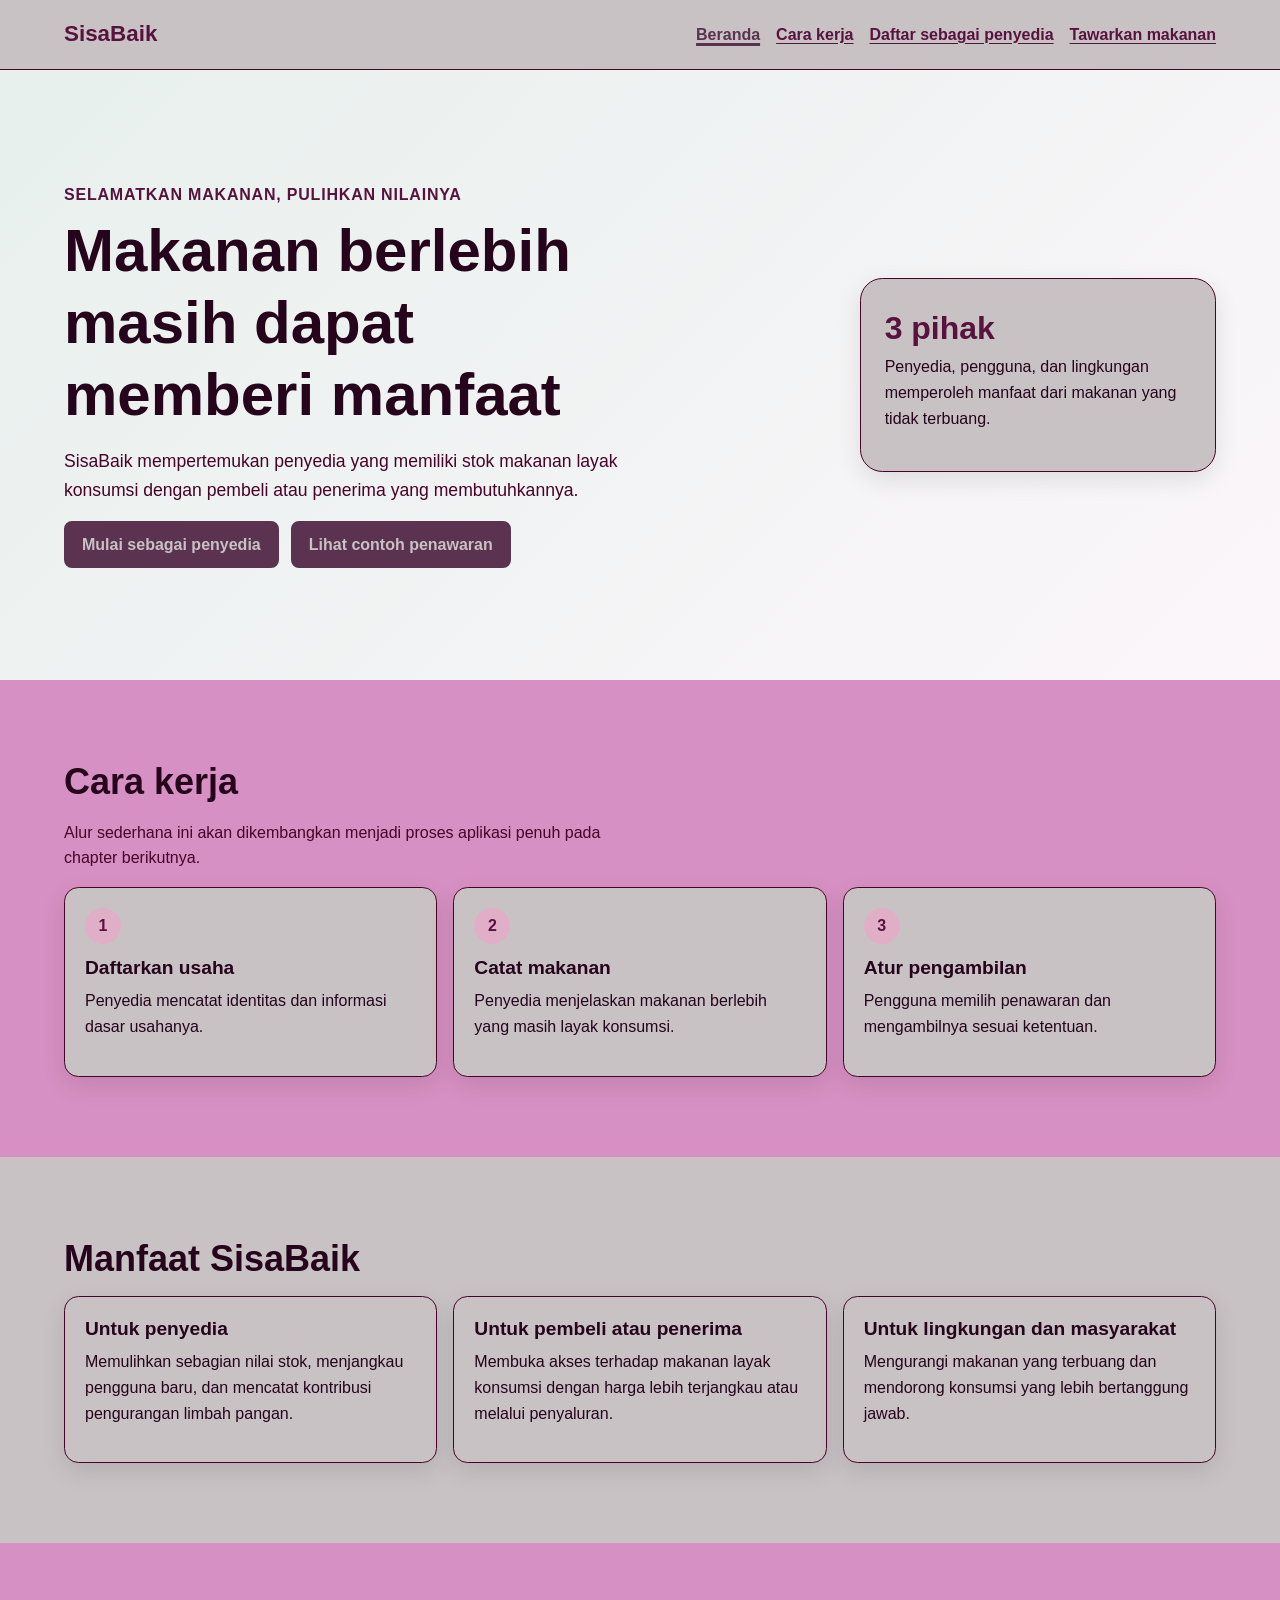
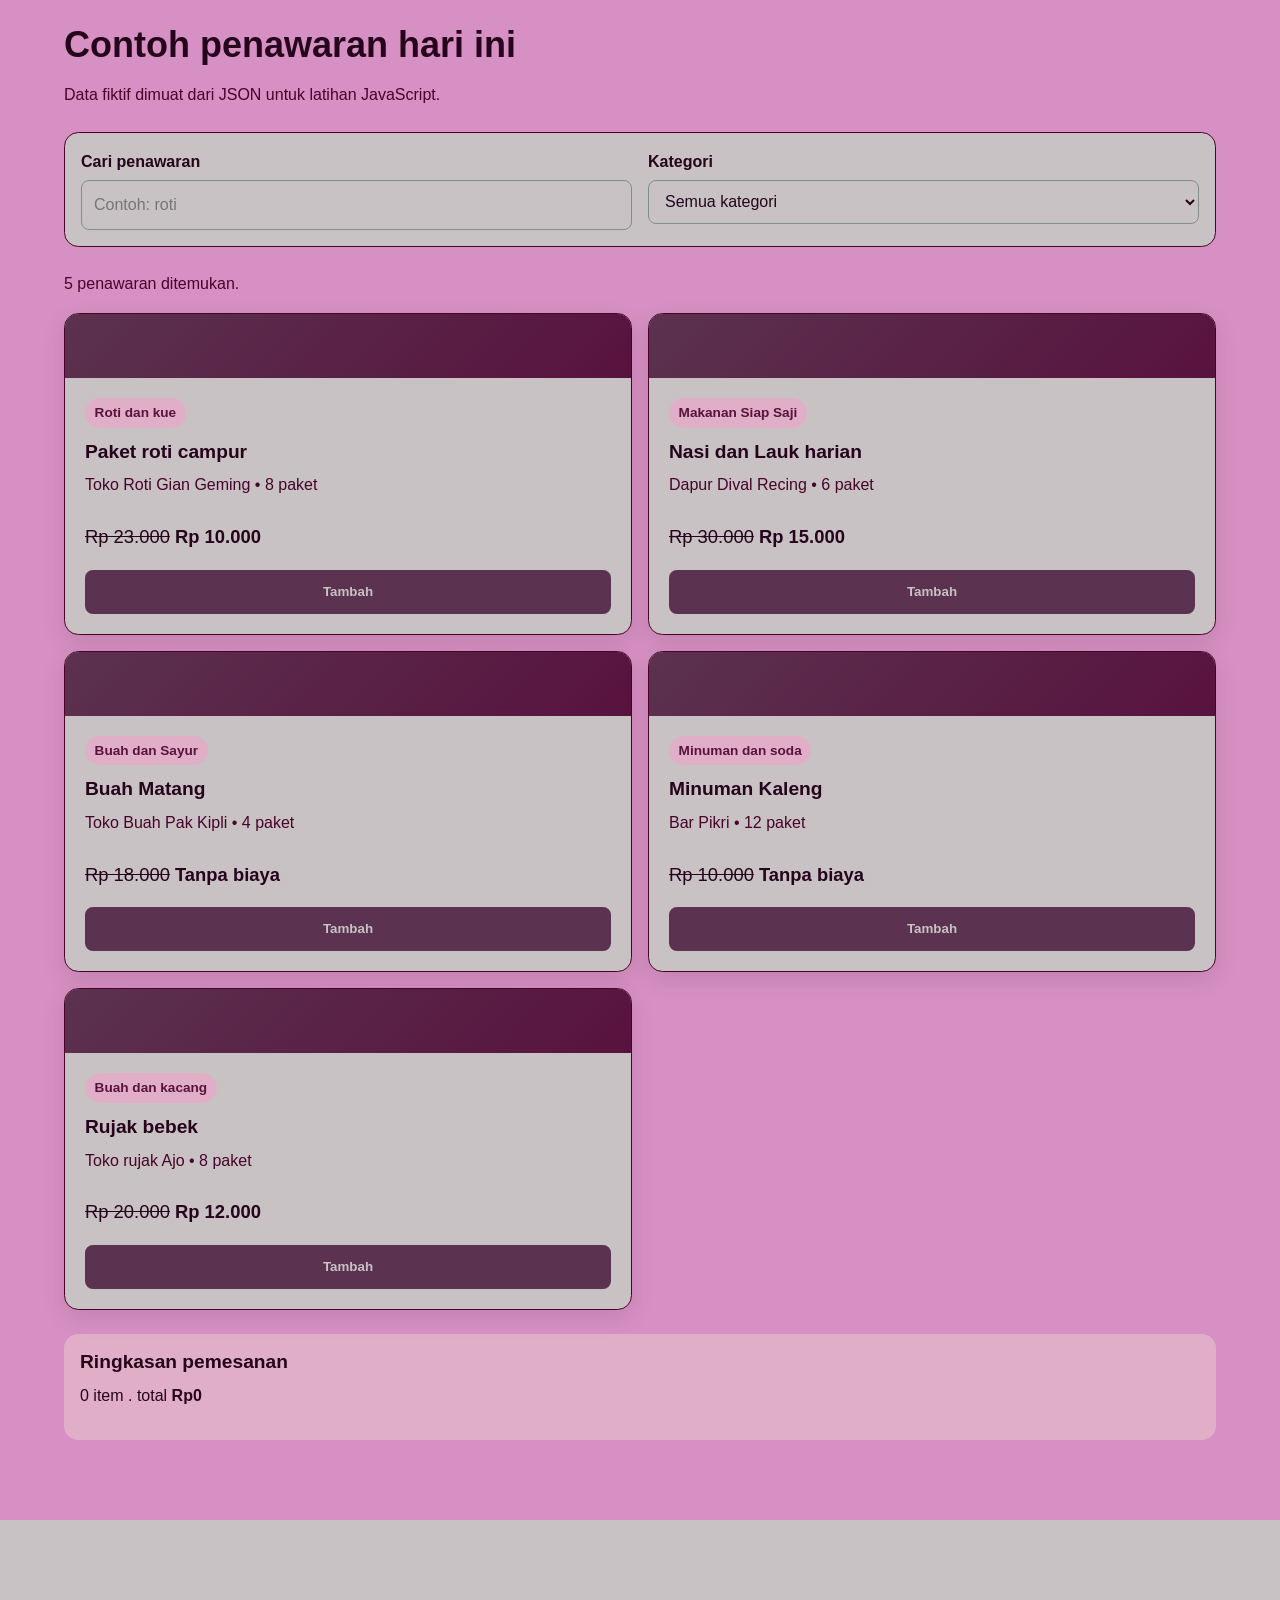
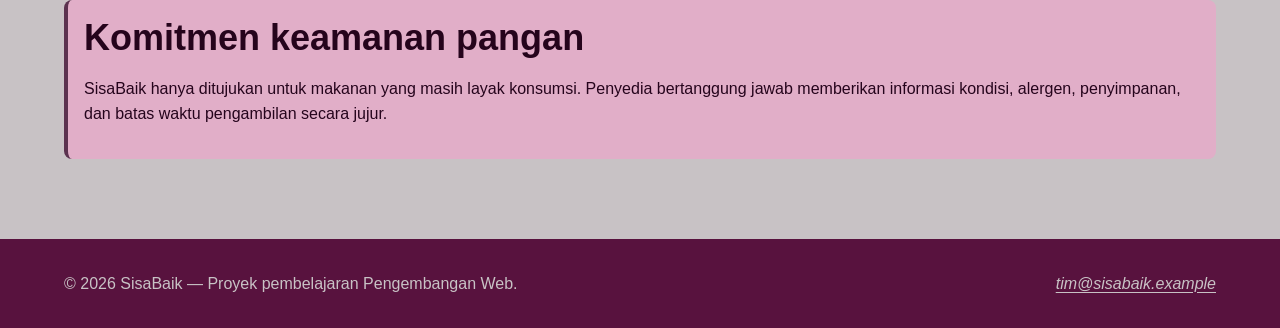
<file: index.html>
<!doctype html>
<html lang="id">
  <head>
    <meta charset="utf-8">
    <meta name="viewport" content="width=device-width, initial-scale=1">
    <meta
      name="description"
      content="SisaBaik membantu penyedia menawarkan makanan berlebih agar tetap bernilai, terjangkau, dan tidak terbuang."
    >
    <title>Beranda | SisaBaik</title>
    <link rel="stylesheet" href="styles.css">
    <script src="app.js" defer></script>
  </head>

  <body>
    <a class="skip-link" href="#konten-utama">Lewati ke konten utama</a>

    <header class="site-header">
      <div class="container header-layout">
        <p class="brand">SisaBaik</p>

        <nav aria-label="Navigasi utama">
          <ul class="nav-list">
            <li>
              <a href="index.html" aria-current="page">Beranda</a>
            </li>
            <li>
              <a href="#cara-kerja">Cara kerja</a>
            </li>
            <li>
              <a href="daftar-penyedia.html">Daftar sebagai penyedia</a>
            </li>
            <li>
              <a href="tawarkan-makanan.html">Tawarkan makanan</a>
            </li>
          </ul>
        </nav>
      </div>
    </header>

    <main id="konten-utama" tabindex="-1">
      <section class="hero" aria-labelledby="judul-utama">
        <div class="container hero-layout">
          <div>
            <p class="eyebrow">Selamatkan makanan, pulihkan nilainya</p>

            <h1 id="judul-utama">
              Makanan berlebih masih dapat memberi manfaat
            </h1>

            <p class="lead">
              SisaBaik mempertemukan penyedia yang memiliki stok makanan layak
              konsumsi dengan pembeli atau penerima yang membutuhkannya.
            </p>

            <div class="button-group">
              <a class="button" href="daftar-penyedia.html">
                Mulai sebagai penyedia
              </a>

              <a class="button" href="#penawaran-contoh">
                Lihat contoh penawaran
              </a>
            </div>
          </div>

          <aside class="hero-panel" aria-label="Ringkasan manfaat SisaBaik">
            <strong>3 pihak</strong>
            <p>
              Penyedia, pengguna, dan lingkungan memperoleh manfaat dari
              makanan yang tidak terbuang.
            </p>
          </aside>
        </div>
      </section>

      <section
        class="section"
        id="cara-kerja"
        aria-labelledby="judul-cara-kerja"
      >
        <div class="container">
          <h2 id="judul-cara-kerja">Cara kerja</h2>

          <p class="section-intro">
            Alur sederhana ini akan dikembangkan menjadi proses aplikasi penuh
            pada chapter berikutnya.
          </p>

          <div class="steps-grid">
            <article class="card">
              <span class="step-number" aria-hidden="true">1</span>
              <h3>Daftarkan usaha</h3>
              <p>
                Penyedia mencatat identitas dan informasi dasar usahanya.
              </p>
            </article>

            <article class="card">
              <span class="step-number" aria-hidden="true">2</span>
              <h3>Catat makanan</h3>
              <p>
                Penyedia menjelaskan makanan berlebih yang masih layak
                konsumsi.
              </p>
            </article>

            <article class="card">
              <span class="step-number" aria-hidden="true">3</span>
              <h3>Atur pengambilan</h3>
              <p>
                Pengguna memilih penawaran dan mengambilnya sesuai ketentuan.
              </p>
            </article>
          </div>
        </div>
      </section>

      <section class="section section-alt" aria-labelledby="judul-manfaat">
        <div class="container">
          <h2 id="judul-manfaat">Manfaat SisaBaik</h2>

          <div class="benefit-grid">
            <article class="card">
              <h3>Untuk penyedia</h3>
              <p>
                Memulihkan sebagian nilai stok, menjangkau pengguna baru, dan
                mencatat kontribusi pengurangan limbah pangan.
              </p>
            </article>

            <article class="card">
              <h3>Untuk pembeli atau penerima</h3>
              <p>
                Membuka akses terhadap makanan layak konsumsi dengan harga
                lebih terjangkau atau melalui penyaluran.
              </p>
            </article>

            <article class="card">
              <h3>Untuk lingkungan dan masyarakat</h3>
              <p>
                Mengurangi makanan yang terbuang dan mendorong konsumsi yang
                lebih bertanggung jawab.
              </p>
            </article>
          </div>
        </div>
      </section>

      <section
        class="section"
        id="penawaran-contoh"
        aria-labelledby="judul-penawaran"
      >
        <div class="container">
          <h2 id="judul-penawaran">Contoh penawaran hari ini</h2>
          <p class="section-intro">Data fiktif dimuat dari JSON untuk latihan JavaScript.</p>
          <form class="filter-panel" id="filter-form" role="search">
          <p>
            <label for="kata-kunci">Cari penawaran</label><br>
            <input id="kata-kunci" name="kata-kunci" type="search" placeholder="Contoh: roti">
          </p>
          <p>
            <label for="filter-kategori">Kategori</label><br>
            <select id="filter-kategori" name="kategori">
              <option value="semua">Semua kategori</option>
              <option value="makanan-siap-saji">Makanan Siap saji</option>
              <option value="roti-kue">Roti dan kue</option>
              <option value="buah-sayur">Buah dan sayur</option>
              <option value="minum-minuman">Minuman</option>
              <option value="buah-rujak">Buah dan Kacang</option>
            </select>
          </p>
          </form>
          <p id="status-katalog" class="status-message" role="status" aria-live="polite">Memuat penawaran...</p>
          <div class="offer-grid" id="daftar-penawaran"></div>
          <aside class="cart-summary" aria-labelledby="judul-ringkasan">
            <h3 id="judul-ringkasan">Ringkasan pemesanan</h3>
            <p><span id="jumlah-item">0</span> item . total <strong id="total-pesanan">Rp0</strong></p>
          </aside>
          </div>
        </div>
      </section>
            
      <section class="section section-alt" aria-labelledby="judul-keamanan">
        <div class="container">
          <div class="notice">
            <h2 id="judul-keamanan">Komitmen keamanan pangan</h2>

            <p>
              SisaBaik hanya ditujukan untuk makanan yang masih layak konsumsi.
              Penyedia bertanggung jawab memberikan informasi kondisi, alergen,
              penyimpanan, dan batas waktu pengambilan secara jujur.
            </p>
          </div>
        </div>
      </section>
    </main>

    <footer class="site-footer">
      <div class="container footer-layout">
        <p>
          &copy; 2026 SisaBaik — Proyek pembelajaran Pengembangan Web.
        </p>

        <address>
          <a href="mailto:tim@sisabaik.example">
            tim@sisabaik.example
          </a>
        </address>
      </div>
    </footer>
  </body>
</html>
</file>
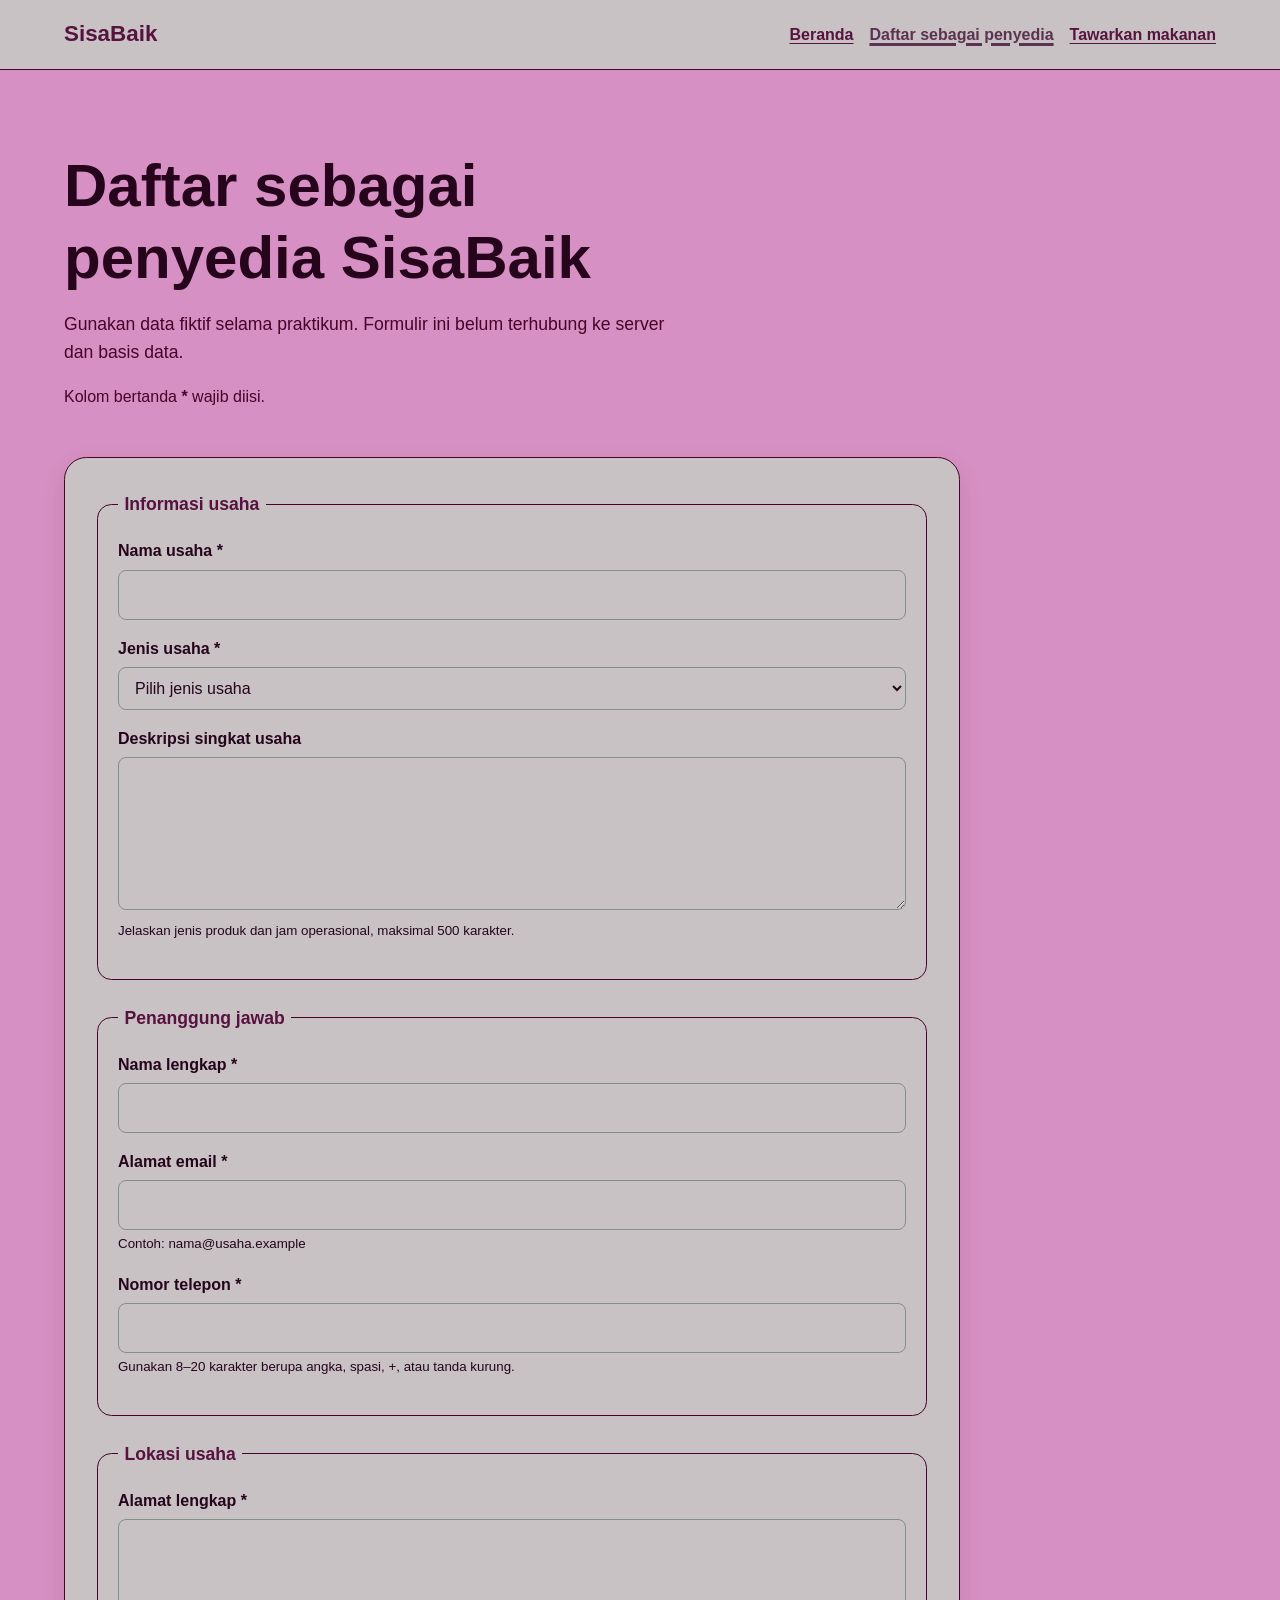
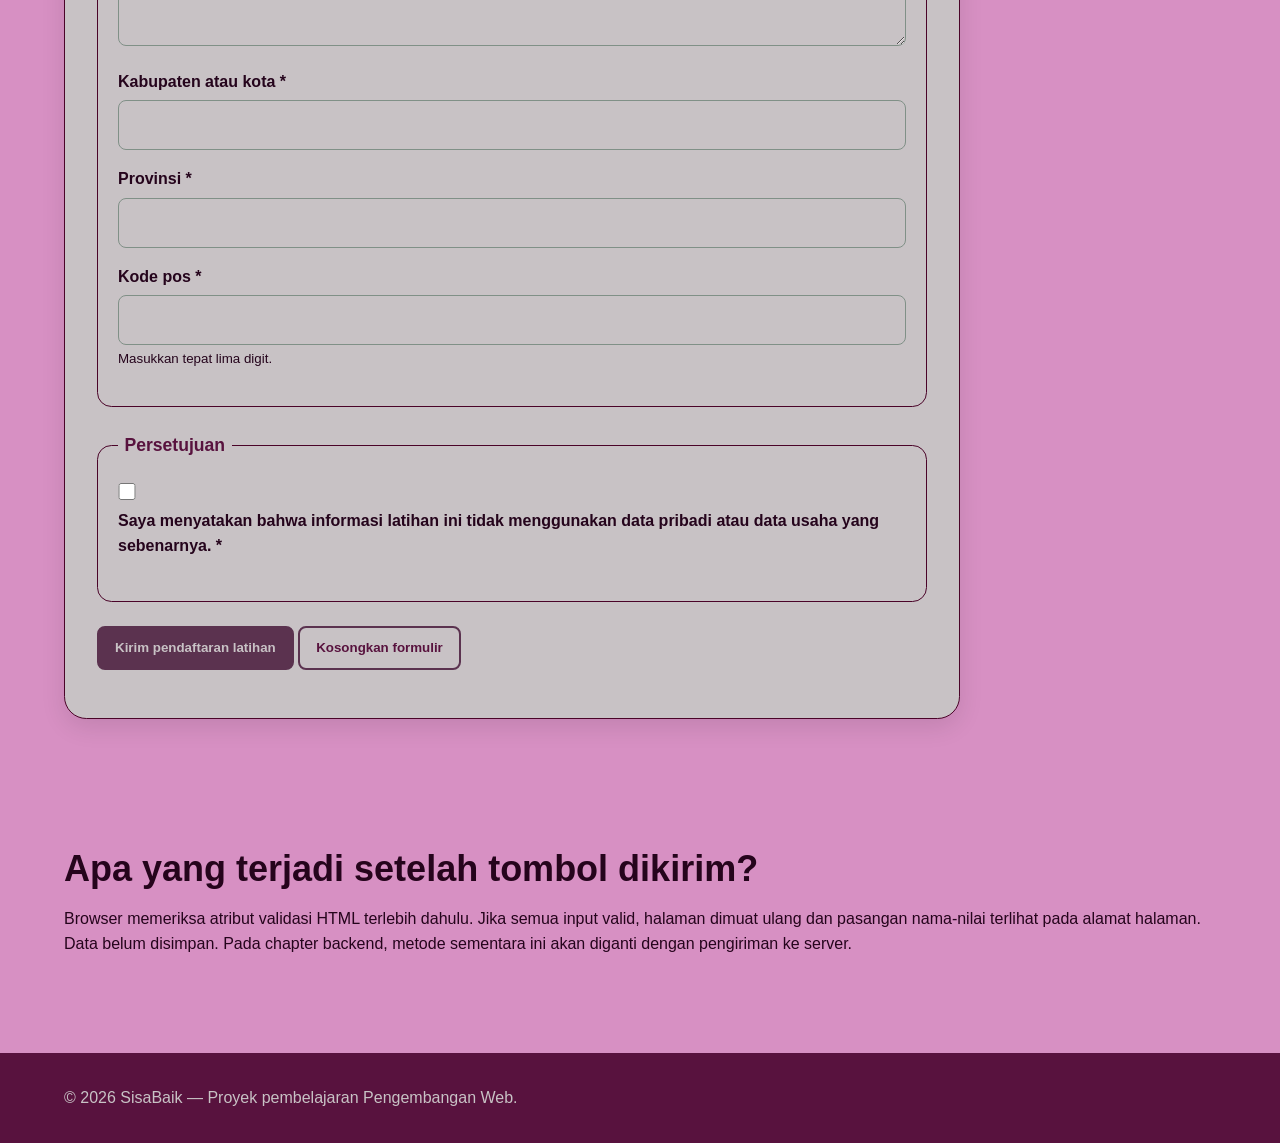
<file: daftar-penyedia.html>
<!doctype html>
<html lang="id">
  <head>
    <meta charset="utf-8">
    <meta name="viewport" content="width=device-width, initial-scale=1">

    <meta
      name="description"
      content="Formulir prototipe untuk mendaftarkan usaha sebagai penyedia makanan di SisaBaik."
    >

    <title>Daftar Penyedia | SisaBaik</title>

    <link rel="stylesheet" href="styles.css">
    <script src="app.js" defer></script>
  </head>

  <body>
    <a class="skip-link" href="#konten-utama">
      Lewati ke konten utama
    </a>

    <header class="site-header">
      <div class="container header-layout">
        <p class="brand">SisaBaik</p>

        <nav aria-label="Navigasi utama">
          <ul class="nav-list">
            <li>
              <a href="index.html">Beranda</a>
            </li>

            <li>
              <a href="daftar-penyedia.html" aria-current="page">
                Daftar sebagai penyedia
              </a>
            </li>

            <li>
              <a href="tawarkan-makanan.html">
                Tawarkan makanan
              </a>
            </li>
          </ul>
        </nav>
      </div>
    </header>

    <main class="container" id="konten-utama" tabindex="-1">
      <div class="page-heading">
        <h1>Daftar sebagai penyedia SisaBaik</h1>

        <p class="lead">
          Gunakan data fiktif selama praktikum. Formulir ini belum terhubung
          ke server dan basis data.
        </p>

        <p class="required-note" id="petunjuk-wajib">
          Kolom bertanda <strong>*</strong> wajib diisi.
        </p>
      </div>

      <form
        class="form-card"
        action="daftar-penyedia.html"
        method="get"
        aria-describedby="petunjuk-wajib"
      >
        <fieldset class="form-section">
          <legend>Informasi usaha</legend>

          <p>
            <label for="nama-usaha">Nama usaha *</label><br>

            <input
              type="text"
              id="nama-usaha"
              name="nama_usaha"
              autocomplete="organization"
              minlength="3"
              maxlength="100"
              required
            >
          </p>

          <p>
            <label for="jenis-usaha">Jenis usaha *</label><br>

            <select id="jenis-usaha" name="jenis_usaha" required>
              <option value="">Pilih jenis usaha</option>
              <option value="restoran">Restoran</option>
              <option value="toko-roti">Toko roti</option>
              <option value="katering">Katering</option>
              <option value="ritel">Toko ritel</option>
              <option value="hotel">Hotel atau penginapan</option>
              <option value="lainnya">Lainnya</option>
            </select>
          </p>

          <p>
            <label for="deskripsi-usaha">
              Deskripsi singkat usaha
            </label><br>

            <textarea
              id="deskripsi-usaha"
              name="deskripsi_usaha"
              rows="5"
              maxlength="500"
              aria-describedby="bantuan-deskripsi"
            ></textarea><br>

            <small id="bantuan-deskripsi">
              Jelaskan jenis produk dan jam operasional, maksimal 500 karakter.
            </small>
          </p>
        </fieldset>

        <fieldset class="form-section">
          <legend>Penanggung jawab</legend>

          <p>
            <label for="nama-penanggung-jawab">
              Nama lengkap *
            </label><br>

            <input
              type="text"
              id="nama-penanggung-jawab"
              name="nama_penanggung_jawab"
              autocomplete="name"
              minlength="3"
              maxlength="100"
              required
            >
          </p>

          <p>
            <label for="email">Alamat email *</label><br>

            <input
              type="email"
              id="email"
              name="email"
              autocomplete="email"
              maxlength="254"
              aria-describedby="bantuan-email"
              required
            ><br>

            <small id="bantuan-email">
              Contoh: nama@usaha.example
            </small>
          </p>

          <p>
            <label for="telepon">Nomor telepon *</label><br>

            <input
              type="tel"
              id="telepon"
              name="telepon"
              autocomplete="tel"
              inputmode="tel"
              pattern="[0-9+() ]{8,20}"
              aria-describedby="bantuan-telepon"
              required
            ><br>

            <small id="bantuan-telepon">
              Gunakan 8–20 karakter berupa angka, spasi, +, atau tanda kurung.
            </small>
          </p>
        </fieldset>

        <fieldset class="form-section">
          <legend>Lokasi usaha</legend>

          <p>
            <label for="alamat">Alamat lengkap *</label><br>

            <textarea
              id="alamat"
              name="alamat"
              rows="4"
              autocomplete="street-address"
              minlength="10"
              maxlength="250"
              required
            ></textarea>
          </p>

          <p>
            <label for="kota">Kabupaten atau kota *</label><br>

            <input
              type="text"
              id="kota"
              name="kota"
              autocomplete="address-level2"
              maxlength="100"
              required
            >
          </p>

          <p>
            <label for="provinsi">Provinsi *</label><br>

            <input
              type="text"
              id="provinsi"
              name="provinsi"
              autocomplete="address-level1"
              maxlength="100"
              required
            >
          </p>

          <p>
            <label for="kode-pos">Kode pos *</label><br>

            <input
              type="text"
              id="kode-pos"
              name="kode_pos"
              autocomplete="postal-code"
              inputmode="numeric"
              pattern="[0-9]{5}"
              aria-describedby="bantuan-kode-pos"
              required
            ><br>

            <small id="bantuan-kode-pos">
              Masukkan tepat lima digit.
            </small>
          </p>
        </fieldset>

        <fieldset class="form-section">
          <legend>Persetujuan</legend>

          <p>
            <input
              type="checkbox"
              id="persetujuan"
              name="persetujuan"
              value="setuju"
              required
            >

            <label for="persetujuan">
              Saya menyatakan bahwa informasi latihan ini tidak menggunakan
              data pribadi atau data usaha yang sebenarnya. *
            </label>
          </p>
        </fieldset>

        <p class="form-actions">
          <button class="button" type="submit">
            Kirim pendaftaran latihan
          </button>

          <button class="button button-secondary" type="reset">
            Kosongkan formulir
          </button>
        </p>
      </form>

      <section class="section" aria-labelledby="catatan-prototipe">
        <h2 id="catatan-prototipe">
          Apa yang terjadi setelah tombol dikirim?
        </h2>

        <p>
          Browser memeriksa atribut validasi HTML terlebih dahulu. Jika semua
          input valid, halaman dimuat ulang dan pasangan nama-nilai terlihat
          pada alamat halaman. Data belum disimpan. Pada chapter backend,
          metode sementara ini akan diganti dengan pengiriman ke server.
        </p>
      </section>
    </main>

    <footer class="site-footer">
      <div class="container footer-layout">
        <p>
          &copy; 2026 SisaBaik — Proyek pembelajaran Pengembangan Web.
        </p>
      </div>
    </footer>
  </body>
</html>
</file>
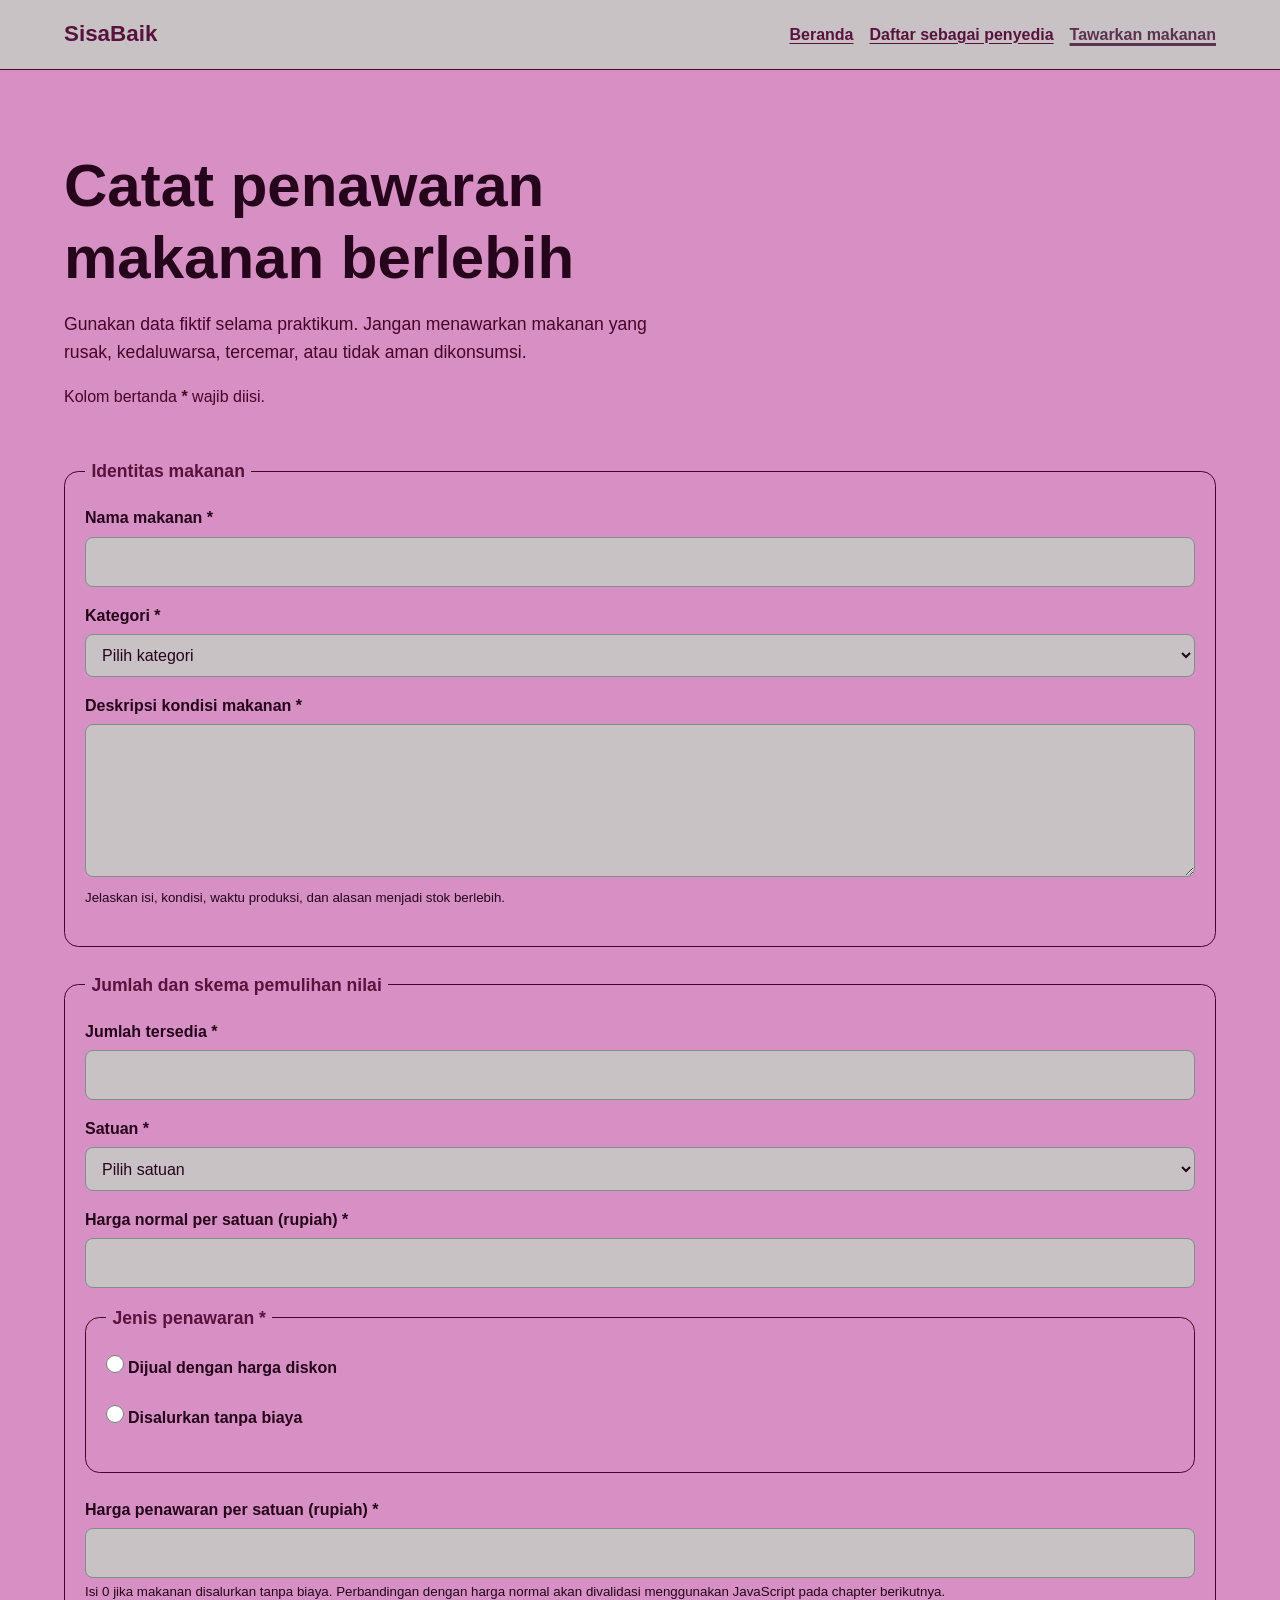
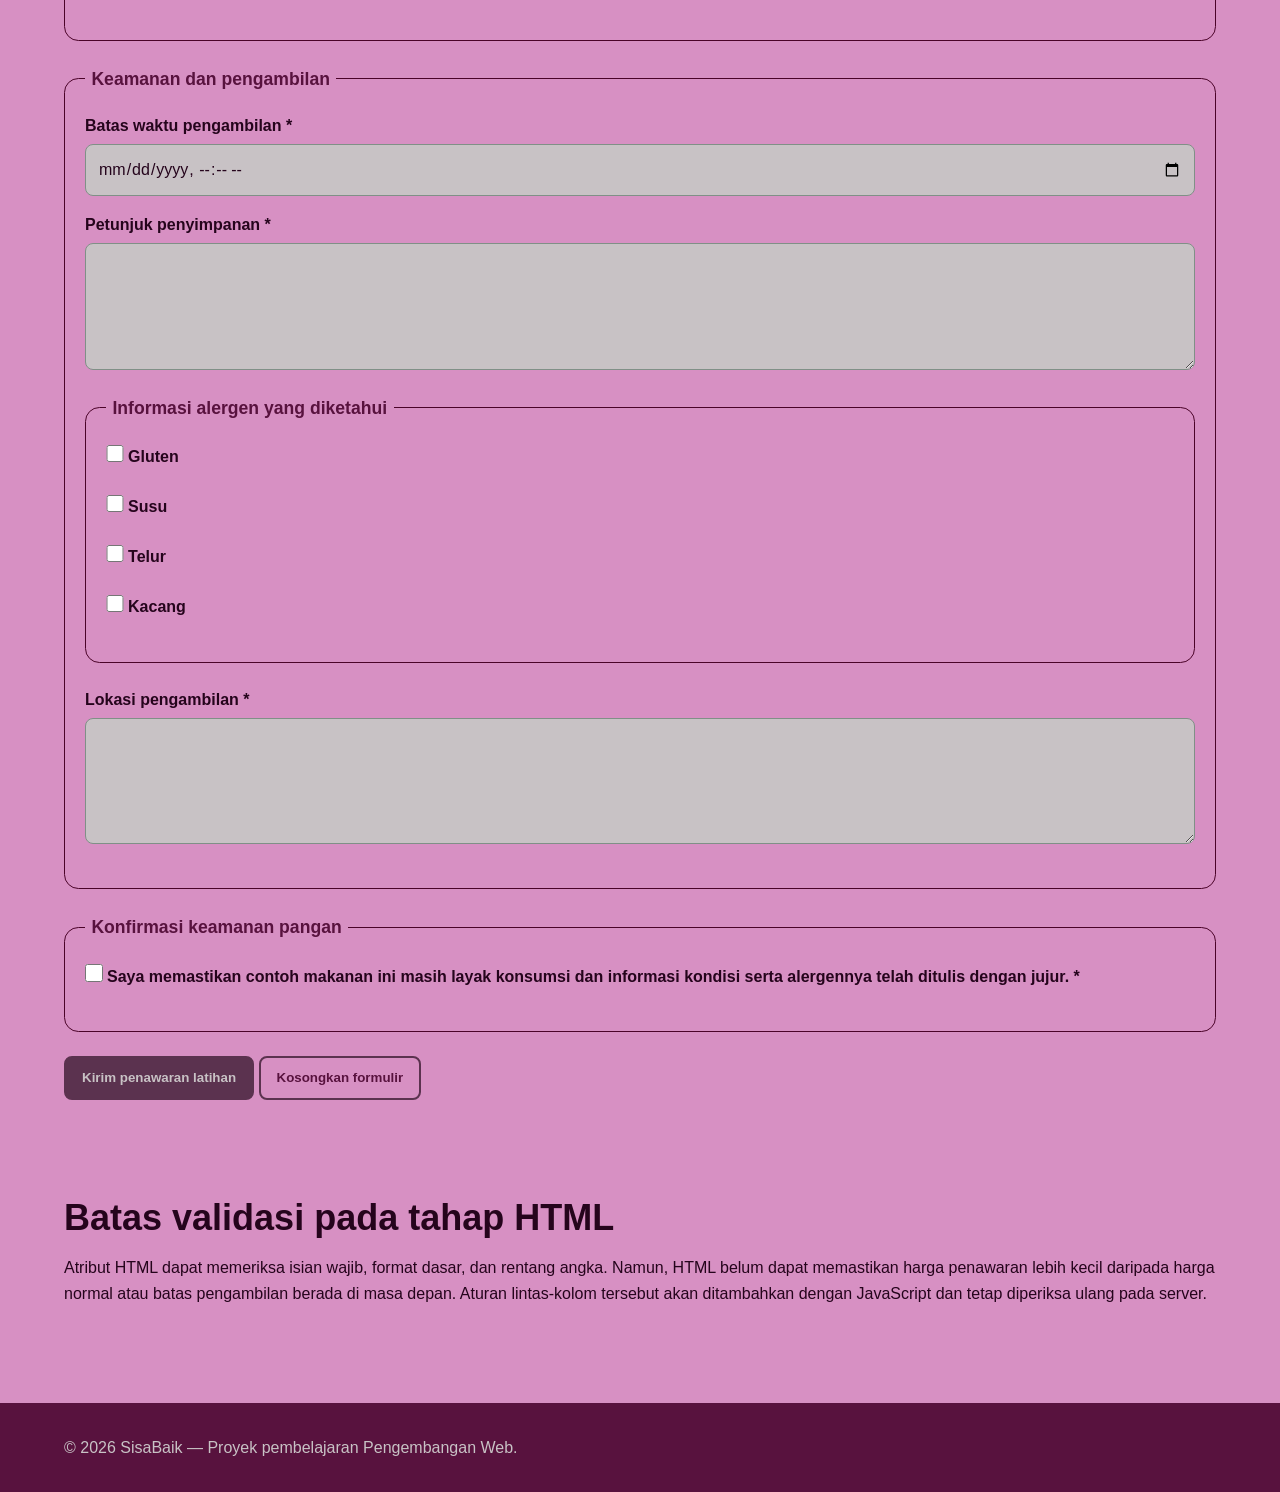
<file: tawarkan-makanan.html>
<!doctype html>
<html lang="id">
  <head>
    <meta charset="utf-8">
    <meta name="viewport" content="width=device-width, initial-scale=1">

    <meta
      name="description"
      content="Formulir prototipe untuk mencatat makanan berlebih yang akan ditawarkan melalui SisaBaik."
    >

    <title>Tawarkan Makanan | SisaBaik</title>

    <link rel="stylesheet" href="styles.css">
    <script src="app.js" defer></script>
  </head>

  <body>
    <a class="skip-link" href="#konten-utama">
      Lewati ke konten utama
    </a>

    <header class="site-header">
      <div class="container header-layout">
        <p class="brand">SisaBaik</p>

        <nav aria-label="Navigasi utama">
          <ul class="nav-list">
            <li>
              <a href="index.html">Beranda</a>
            </li>

            <li>
              <a href="daftar-penyedia.html">
                Daftar sebagai penyedia
              </a>
            </li>

            <li>
              <a href="tawarkan-makanan.html" aria-current="page">
                Tawarkan makanan
              </a>
            </li>
          </ul>
        </nav>
      </div>
    </header>

    <main class="container" id="konten-utama" tabindex="-1">
      <div class="page-heading">
        <h1>Catat penawaran makanan berlebih</h1>

        <p class="lead">
          Gunakan data fiktif selama praktikum. Jangan menawarkan makanan yang
          rusak, kedaluwarsa, tercemar, atau tidak aman dikonsumsi.
        </p>

        <p class="required-note" id="petunjuk-wajib">
          Kolom bertanda <strong>*</strong> wajib diisi.
        </p>
      </div>

      <form
      id="form-penawaran" action="tawarkan-makanan.html" method="get" aria-describedby="petunjuk-wajib"
      >
        <fieldset class="form-section">
          <legend>Identitas makanan</legend>

          <p>
            <label for="nama-makanan">Nama makanan *</label><br>

            <input
              type="text"
              id="nama-makanan"
              name="nama_makanan"
              minlength="3"
              maxlength="120"
              required
            >
          </p>

          <p>
            <label for="kategori">Kategori *</label><br>

            <select id="kategori" name="kategori" required>
              <option value="">Pilih kategori</option>
              <option value="makanan-siap-saji">
                Makanan siap saji
              </option>
              <option value="roti-kue">
                Roti atau kue
              </option>
              <option value="buah-sayur">
                Buah atau sayur
              </option>
              <option value="minuman">
                Minuman
              </option>
              <option value="bahan-pangan">
                Bahan pangan
              </option>
              <option value="lainnya">
                Lainnya
              </option>
            </select>
          </p>

          <p>
            <label for="deskripsi-makanan">
              Deskripsi kondisi makanan *
            </label><br>

            <textarea
              id="deskripsi-makanan"
              name="deskripsi_makanan"
              rows="5"
              minlength="20"
              maxlength="600"
              aria-describedby="bantuan-deskripsi-makanan"
              required
            ></textarea><br>

            <small id="bantuan-deskripsi-makanan">
              Jelaskan isi, kondisi, waktu produksi, dan alasan menjadi stok
              berlebih.
            </small>
          </p>
        </fieldset>

        <fieldset class="form-section">
          <legend>Jumlah dan skema pemulihan nilai</legend>

          <p>
            <label for="jumlah">Jumlah tersedia *</label><br>

            <input
              type="number"
              id="jumlah"
              name="jumlah"
              min="1"
              max="1000"
              step="1"
              required
            >
          </p>

          <p>
            <label for="satuan">Satuan *</label><br>

            <select id="satuan" name="satuan" required>
              <option value="">Pilih satuan</option>
              <option value="porsi">Porsi</option>
              <option value="paket">Paket</option>
              <option value="buah">Buah</option>
              <option value="kilogram">Kilogram</option>
              <option value="liter">Liter</option>
            </select>
          </p>

          <p>
            <label for="harga-normal">
              Harga normal per satuan (rupiah) *
            </label><br>

            <input
              type="number"
              id="harga-normal"
              name="harga_normal"
              min="0"
              max="10000000"
              step="500"
              required
            >
          </p>

          <fieldset class="form-section">
            <legend>Jenis penawaran *</legend>

            <p>
              <input
                type="radio"
                id="jenis-diskon"
                name="jenis_penawaran"
                value="diskon"
                required
              >

              <label for="jenis-diskon">
                Dijual dengan harga diskon
              </label>
            </p>

            <p>
              <input
                type="radio"
                id="jenis-donasi"
                name="jenis_penawaran"
                value="donasi"
              >

              <label for="jenis-donasi">
                Disalurkan tanpa biaya
              </label>
            </p>
          </fieldset>

          <p>
            <label for="harga-pemulihan">
              Harga penawaran per satuan (rupiah) *
            </label><br>

            <input
              type="number"
              id="harga-pemulihan"
              name="harga_penawaran"
              min="0"
              max="10000000"
              step="500"
              aria-describedby="bantuan-harga"
              required
            ><br>

            <small id="bantuan-harga">
              Isi 0 jika makanan disalurkan tanpa biaya. Perbandingan dengan
              harga normal akan divalidasi menggunakan JavaScript pada chapter
              berikutnya.
            </small>
          </p>
        </fieldset>

        <fieldset class="form-section">
          <legend>Keamanan dan pengambilan</legend>

          <p>
            <label for="batas-pengambilan">
              Batas waktu pengambilan *
            </label><br>

            <input
              type="datetime-local"
              id="batas-pengambilan"
              name="batas_pengambilan"
              required
            >
          </p>

          <p>
            <label for="petunjuk-penyimpanan">
              Petunjuk penyimpanan *
            </label><br>

            <textarea
              id="petunjuk-penyimpanan"
              name="petunjuk_penyimpanan"
              rows="4"
              minlength="10"
              maxlength="300"
              required
            ></textarea>
          </p>

          <fieldset class="form-section">
            <legend>Informasi alergen yang diketahui</legend>

            <p>
              <input
                type="checkbox"
                id="alergen-gluten"
                name="alergen"
                value="gluten"
              >

              <label for="alergen-gluten">
                Gluten
              </label>
            </p>

            <p>
              <input
                type="checkbox"
                id="alergen-susu"
                name="alergen"
                value="susu"
              >

              <label for="alergen-susu">
                Susu
              </label>
            </p>

            <p>
              <input
                type="checkbox"
                id="alergen-telur"
                name="alergen"
                value="telur"
              >

              <label for="alergen-telur">
                Telur
              </label>
            </p>

            <p>
              <input
                type="checkbox"
                id="alergen-kacang"
                name="alergen"
                value="kacang"
              >

              <label for="alergen-kacang">
                Kacang
              </label>
            </p>
          </fieldset>

          <p>
            <label for="lokasi-pengambilan">
              Lokasi pengambilan *
            </label><br>

            <textarea
              id="lokasi-pengambilan"
              name="lokasi_pengambilan"
              rows="4"
              autocomplete="street-address"
              minlength="10"
              maxlength="250"
              required
            ></textarea>
          </p>
        </fieldset>

        <fieldset class="form-section">
          <legend>Konfirmasi keamanan pangan</legend>

          <p>
            <input
              type="checkbox"
              id="konfirmasi-keamanan"
              name="konfirmasi_keamanan"
              value="terkonfirmasi"
              required
            >

            <label for="konfirmasi-keamanan">
              Saya memastikan contoh makanan ini masih layak konsumsi dan
              informasi kondisi serta alergennya telah ditulis dengan jujur. *
            </label>
          </p>
        </fieldset>

        <p class="form-actions">
          <button class="button" type="submit">
            Kirim penawaran latihan
          </button>

          <button class="button button-secondary" type="reset">
            Kosongkan formulir
          </button>
        </p>
      </form>

      <section class="section" aria-labelledby="batas-validasi-html">
        <h2 id="batas-validasi-html">
          Batas validasi pada tahap HTML
        </h2>

        <p>
          Atribut HTML dapat memeriksa isian wajib, format dasar, dan rentang
          angka. Namun, HTML belum dapat memastikan harga penawaran lebih kecil
          daripada harga normal atau batas pengambilan berada di masa depan.
          Aturan lintas-kolom tersebut akan ditambahkan dengan JavaScript dan
          tetap diperiksa ulang pada server.
        </p>
      </section>
    </main>

    <footer class="site-footer">
      <div class="container footer-layout">
        <p>
          &copy; 2026 SisaBaik — Proyek pembelajaran Pengembangan Web.
        </p>
      </div>
    </footer>
  </body>
</html>
</file>
<file: styles.css>
:root {
  --color-primary: #5b324f;
  --color-primary-dark: #58123e;
  --color-primary-soft: #e1aec8;
  --color-accent: #886a7b;
  --color-text: #25041c;
  --color-muted: #470329;
  --color-surface: #c8c2c5;
  --color-background: #d790c3;
  --color-border: #4a0328;
  --color-danger: #ebabee;
  --shadow-card: 0 0.5rem 1.5rem rgba(0, 7, 3, 0.1);
  --radius-small: 0.5rem;
  --radius-medium: 0.9rem;
  --radius-large: 1.4rem;
  --content-width: 72rem;
}

*,
*::before,
*::after {
 box-sizing: border-box;
}

html {
    scroll-behavior: smooth;
}
body {
    margin: 0;
    background: var(--color-background);
    color: var(--color-text);
    font-family: Arial, Helvetica, sans-serif;
    font-size: 1rem;
    line-height: 1.6;
}

h1,
h2,
h3,
p {
    margin-block-start: 0;
}

h1,
h2,
h3 {
    line-height: 1.2;
}
h1 {
    max-width: 18ch;
    margin-block-end: 1rem;
    font-size: clamp(2rem, 7vw, 3.75rem);
}
h2 {
    margin-block-end: 1rem;
    font-size: clamp(1.5rem, 4vw, 2.25rem);
}
h3 {
    margin-block-end: 0.6rem;
    font-size: 1.2rem;
}
a {
    color: var(--color-primary-dark);
    text-underline-offset: 0.2em;
}
a:hover {
    text-decoration-thickness: 0.18em;
}
:focus-visible {
    outline: 0.2rem solid var(--color-accent);
    outline-offset: 0.2rem;
}

.skip-link {
    position: absolute;
    inset-block-start: 0.5rem;
    inset-inline-start: 0.5rem;
    z-index: 100;
    padding: 0.7rem 1rem;
    border-radius: var(--radius-small);
    background: var(--color-text);
    color: var(--color-surface);
    transform: translateY(-180%);
}
.skip-link:focus {
    transform: translateY(0);
}
.container {
    width: min(100% - 2rem, var(--content-width));
    margin-inline: auto;
}
.site-header {
    background: var(--color-surface);
    border-block-end: 0.0625rem solid var(--color-border);
}

.header-layout {
    display: flex;
    flex-direction: column;
    gap: 0.75rem;
    padding-block: 1rem;
}
.brand {
    margin: 0;
    color: var(--color-primary-dark);
    font-size: 1.4rem;
    font-weight: 700;
}

.nav-list {
    display: flex;
    flex-wrap: wrap;
    gap: 0.5rem 1rem;
    margin: 0;
    padding: 0;
    list-style: none;
}

.nav-list a {
    display: inline-block;
    padding-block: 0.35rem;
    font-weight: 700;
}

.nav-list a[aria-current="page"] {
    color: var(--color-primary);
    text-decoration-thickness: 0.2em;
}

.hero {
    padding-block: clamp(3rem, 10vw, 7rem);
    background:
     linear-gradient(135deg, rgb(232 245 239 / 95%), rgb(255 255 255 / 92%));
}
.hero-layout {
    display: grid;
    gap: 2rem;
    align-items: center;
}
.eyebrow {
    margin-block-end: 0.5rem;
    color: var(--color-primary-dark);
    font-weight: 700;
    letter-spacing: 0.05em;
    text-transform: uppercase;
}

.lead {
    max-width: 62ch;
    color: var(--color-muted);
    font-size: 1.1rem;
}

.hero-panel {
    padding: 1.5rem;
    border: 0.0625rem solid var(--color-border);
    border-radius: var(--radius-large);
    background: var(--color-surface);
    box-shadow: var(--shadow-card);
}

.hero-panel strong {
    display: block;
    color: var(--color-primary-dark);
    font-size: 2rem;
}
.button-group,
.form-action {
    display: flex;
    flex-wrap: wrap;
    gap: 0.75rem;
    align-items: center;
}
.button {
    display: inline-block;
    padding: 0.75rem 1rem;
    border: 0.125rem solid var(--color-primary);
    border-radius: var(--radius-small);
    background: var(--color-primary);
    color: var(--color-surface);
    font-weight: 700;
    line-height: 1.2;
    text-decoration: none;
    cursor: pointer;
}
.button:hover {
    background: var(--color-primary-dark);
    border-color: var(--color-primary-dark);
}
.button-secondary {
    background: transparent;
    color: var(--color-primary-dark);
}
section {
    padding-block: clamp(2.5rem, 7vw, 5rem);
}
.section-alt {
    background: var(--color-surface);
}
.section-intro {
    max-width: 65ch;
    color: var(--color-muted);
}
.steps-grid,
.benefit-grid,
.offer-grid {
    display: grid;
    grid-template-columns: 1fr;
    gap: 1rem;
}
.card {
    padding: 1.25rem;
    border: 0.0625rem solid var(--color-border);
    border-radius: var(--radius-medium);
    background: var(--color-surface);
    box-shadow: var(--shadow-card);
}
.step-number {
    display: inline-grid;
    width: 2.25rem;
    height: 2.25rem;
    margin-block-end: 0.75rem;
    place-items: center;
    border-radius: 50%;
    background: var(--color-primary-soft);
    color: var(--color-primary-dark);
    font-weight: 700;
}
.offer-card {
    display: flex;
    flex-direction: column;
    overflow: hidden;
    border: 0.0625rem solid var(--color-border);
    border-radius: var(--radius-medium);
    background: var(--color-surface);
    box-shadow: var(--shadow-card);
}
.offer-card__visual {
    min-height: 4rem;
    background: linear-gradient(135deg, var(--color-primary), var(--color-primary-dark));
}
.offer-card__content {
    display: flex;
    flex: 1;
    flex-direction: column;
    padding: 1.25rem;
}
.offer-card__meta {
    color: var(--color-muted);
}
.offer-card__price {
    margin-block-start: 0.5rem;
    font-size: 1.15rem;
}
.badge {
    display: inline-block;
    width: fit-content;
    margin-block-end: 0.75rem;
    padding: 0.25rem 0.6rem;
    border-radius: 999px;
    background: var(--color-primary-soft);
    color: var(--color-primary-dark);
    font-size: 0.85rem;
    font-weight: 700;
}
.notice {
    padding: 1rem;
    border-inline-start: 0.3rem solid var(--color-primary);
    border-radius: var(--radius-small);
    background: var(--color-primary-soft);
}
.page-heading {
    padding-block: clamp(2.5rem, 7vw, 5rem) 2rem;
}
.form-card {
    max-width: 56rem;
    margin-block-end: 3rem;
    padding: clamp(1rem, 4vw, 2rem);
    border: 0.0625rem solid var(--color-border);
    border-radius: var(--radius-large);
    background: var(--color-surface);
    box-shadow: var(--shadow-card);
}
.form-section {
    margin: 0 0 1.5rem;
    padding: 1.25rem;
    border: 0.0625rem solid var(--color-border);
    border-radius: var(--radius-medium);
}
.form-section legend {
    padding-inline: 0.4rem;
    color: var(--color-primary-dark);
    font-size: 1.1rem;
    font-weight: 700;
}
label {
    display: inline-block;
    margin-block-end: 0.35rem;
    font-weight: 700;
}
input,
select,
textarea {
    width: 100%;
    padding: 0.7rem 0.75rem;
    border: 0.0625rem solid #809087;
    border-radius: var(--radius-small);
    background: var(--color-surface);
    color: var(--color-text);
    font: inherit;
}
textarea {
    resize: vertical;
}
input:focus,
select:focus,
textarea:focus {
    border-color: var(--color-primary-dark);
}
input[type="checkbox"],
input[type="radio"] {
    width: 1.1rem;
    height: 1.1rem;
    margin: 0.2rem 0 0;
    accent-color: var(--color-primary);
}
.required-note {
    color: var(--color-muted);
}
.site-footer {
    padding-block: 2rem;
    background: var(--color-primary-dark);
    color: var(--color-surface);
}
.site-footer a {
    color: var(--color-surface);
}
.footer-layout {
    display: flex;
    flex-direction: column;
    gap: 0.5rem;
}
.footer-layout p,
.footer-layout address {
    margin: 0;
}
@media (min-width: 48rem) {
    .header-layout {
        flex-direction: row;
        justify-content: space-between;
        align-items: center;
    }
    .hero-layout {
        grid-template-columns: minmax(0, 1.5fr) minmax(15rem, 0.7fr);
    }
    .steps-grid,
    .benefit-grid {
        grid-template-columns: repeat(3, minmax(0, 1fr));
    }
    .offer-grid {
        grid-template-columns: repeat(2, minmax(0, 1fr));
    }
    .footer-layout {
        flex-direction: row;
        justify-content: space-between;
        align-items: center;
    }
}
    
    .filter-panel { display:grid; gap:1rem; margin-block:1.5rem; padding:1rem; border:0.0625rem solid var(--color-border); border-radius:var(--radius-medium); background:var(--color-surface); }
    .filter-panel p { margin:0; }
    .status-message { min-height:1.6rem; color:var(--color-muted); }
    .cart-summary { margin-block-start:1.5rem; padding:1rem; border-radius:var(--radius-medium); background:var(--color-primary-soft); }
    .error-message { color:var(--color-danger); font-weight:700; }
    @media (min-width:48rem) { .filter-panel { grid-template-columns: repeat(2, minmax(0,1fr)); }}
</file>
